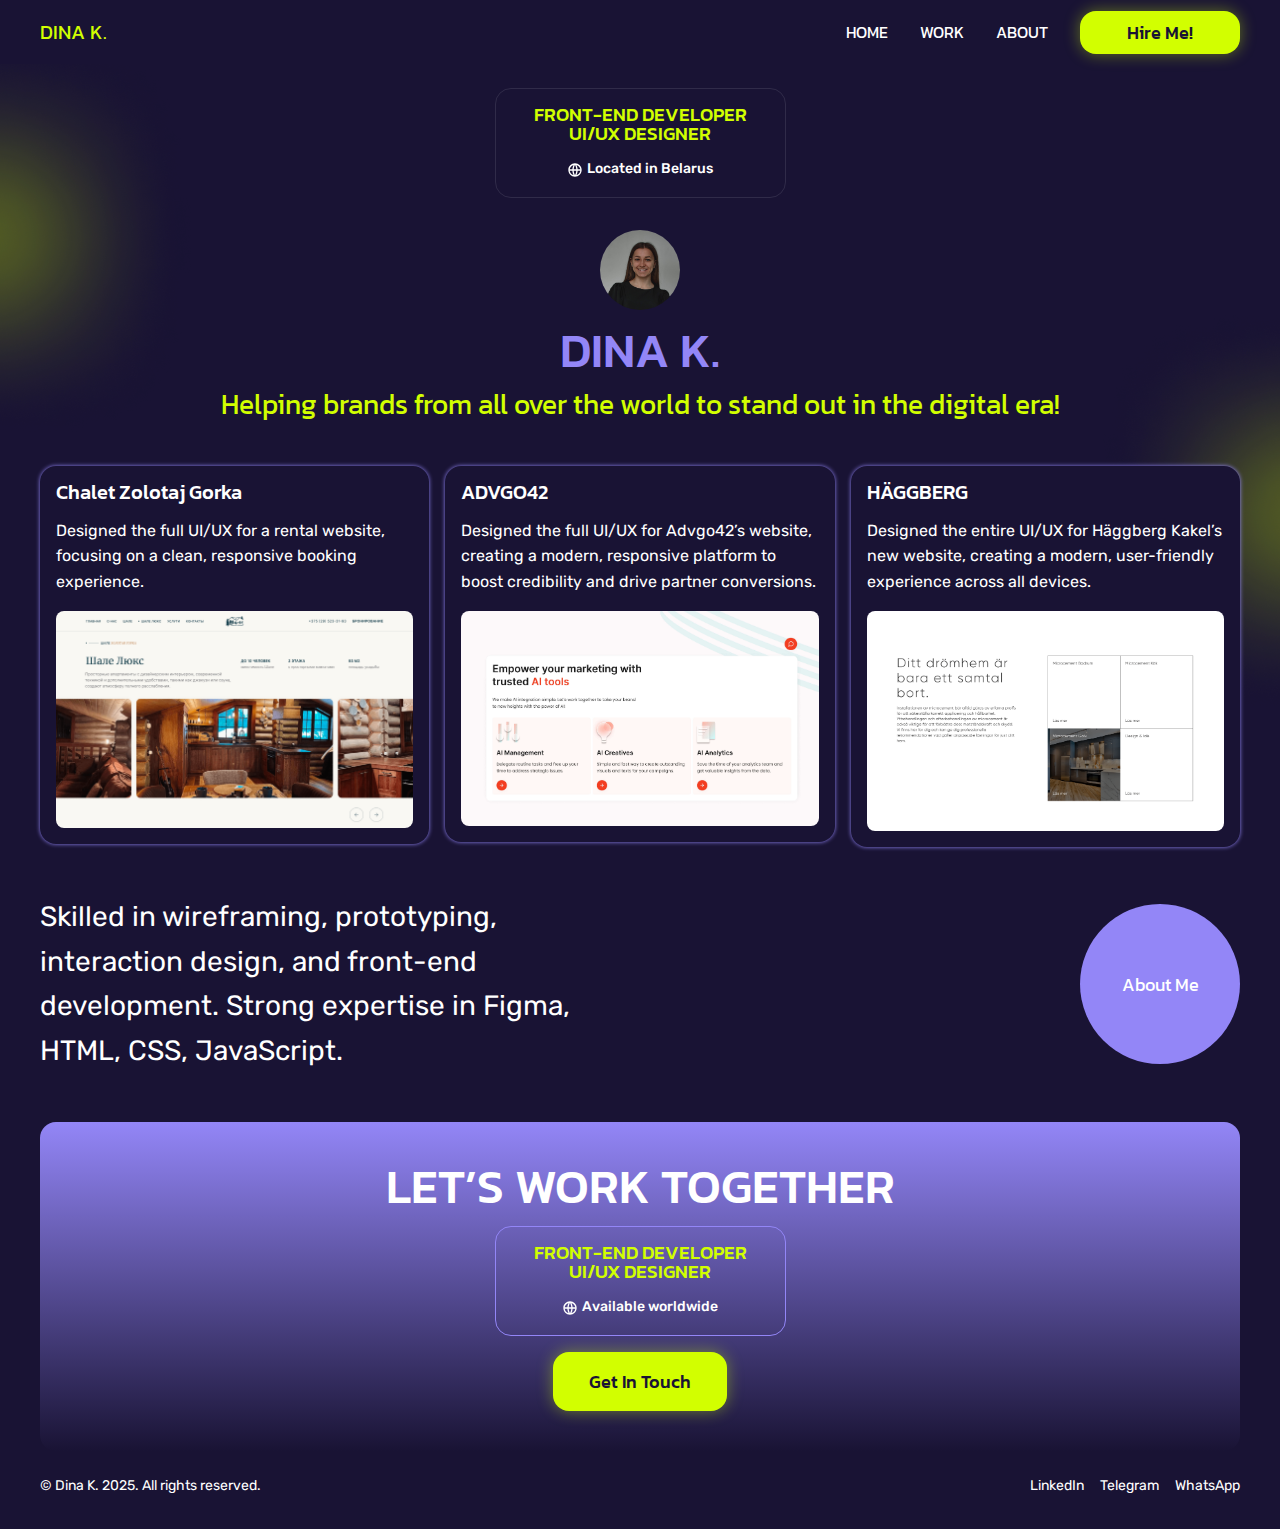
<file: index.html>
<!DOCTYPE html>
   <html lang="en">
   <head>
      <meta charset="UTF-8">
      <meta name="viewport" content="width=device-width, initial-scale=1.0">
      <meta name="description" content="Explore the portfolio of Dina K, a talented Front-End Developer and UI/UX Designer. Showcasing innovative web designs, landing pages, and user-centric digital experiences crafted with precision and creativity. Let's build something amazing together!">
      <meta name="keywords" content="Front-End Developer, UI/UX Designer, web design, landing page design, user interface, user experience, responsive design, digital agency, creative portfolio, web development, interactive websites, Figma, HTML, CSS, JavaScript">

      <!--=============== FAVICON ===============-->
      <link rel="shortcut icon" href="assets/img/favicon.png" type="image/x-icon">

      <!--=============== CSS ===============-->
      <link rel="stylesheet" href="assets/css/styles.css">

      <title>Dina K - Front-End Developer & UI/UX Designer | Creative Web Solutions & Digital Experiences</title>
   </head>
   <body>
      <!--==================== HEADER ====================-->
      <div class="overlay" id="overlay"></div>
      <div class="wrapper">
         <header class="header" id="header">
            <nav class="nav container">
               <div class="logo">
                  <a href="index.html" class="nav__logo">Dina K.</a>
               </div>
               
               <div class="nav__menu grid" id="nav-menu">
                  <ul class="nav__list">
                      <li>
                          <a href="index.html" class="nav__link">Home</a>
                      </li>
                      <li>
                          <a href="work.html" class="nav__link">Work</a>
                      </li>
                      <li>
                          <a href="about.html" class="nav__link">About</a>
                      </li>
                  </ul>
   
                  <a href="mailto:dziyanakantsevich@gmail.com" target="_blank" class="nav__btn">Hire Me!</a>
   
                  <div class="nav__close" id="nav-close">
                      <img src="assets/img/close-large-line.svg" alt="close">
                  </div>
               </div>
   
               <div class="toggle" id="toggle">
                  <img src="assets/img/menu-line.svg" alt="menu">
               </div>
            </nav>
         </header>
         
         <!--==================== MAIN ====================-->
         <main class="main">
            <section class="section home__section">
               <img src="assets/img/elipsegreen.png" alt="elipse" class="left__elipse">
               <img src="assets/img/eleipsegreen2.png" alt="elipse" class="right__elipse">
               <div class="container">
                  <div class="top__container top__home__container grid">
                     <h3 class="top__container__title">
                        Front-end developer <br> UI/UX Designer
                     </h3>
                     <div class="location__data">
                        <img src="assets/img/global-line.svg" alt="globe">
                        <p class="location__text">
                           Located in Belarus
                        </p>
                     </div>
                  </div>
   
                  <div class="image__container grid">
                     <img src="assets/img/main__image.jpg" alt="main image" class="main__image">
                     <h1 class="main__title">
                        Dina K.
                     </h1>
                     <p class="main__description">
                        Helping brands from all over the world to stand out in the digital era!
                     </p>
                  </div>
               </div>
            </section>
   
            <section class="section case__section">
               <div class="container cases__home__container grid">
                  <div>
                     <a href="chalet.html" class="case__card grid">
                        <div class="case__title__container grid">
                           <h3 class="case__title">
                              Chalet Zolotaj Gorka
                           </h3>
                           <p class="case__description">
                              Designed the full UI/UX for a rental website, focusing on a clean, responsive booking experience.
                           </p>
                        </div>
                        <img src="assets/img/chalet.png" alt="case image" class="case__image__card">
                     </a>
                  </div>
   
                  <div>
                     <a href="advgo.html" class="case__card grid">
                        <div class="case__title__container grid">
                           <h3 class="case__title">
                              ADVGO42
                           </h3>
                           <p class="case__description">
                              Designed the full UI/UX for Advgo42’s website, creating a modern, responsive platform to boost credibility and drive partner conversions.
                           </p>
                        </div>
                        <img src="assets/img/advgocase.jpg" alt="case image" class="case__image__card">
                     </a>
                  </div>
   
                  <div>
                     <a href="haggberg.html" class="case__card grid">
                        <div class="case__title__container grid">
                           <h3 class="case__title">
                              HÄGGBERG
                           </h3>
                           <p class="case__description">
                              Designed the entire UI/UX for Häggberg Kakel’s new website, creating a modern, user-friendly experience across all devices.
                           </p>
                        </div>
                        <img src="assets/img/haggberg.png" alt="case image" class="case__image__card">
                     </a>
                  </div>
               </div>
            </section>
   
            <section class="section about__home__section">
               <div class="container grid about__home__container">
                  <p class="about__home__description">
                     Skilled in wireframing, prototyping, interaction design, and front-end development. Strong expertise in Figma, HTML, CSS, JavaScript.
                  </p>
                  <a href="about.html" class="circle__button">
                     About Me
                  </a>
               </div>
            </section>
   
            <section class="section cta____section">
               <div class="container grid cta__container">
                  <h2 class="cta__title">
                     Let’s work together
                  </h2>
                  <div class="top__container grid top__container__cta">
                     <h3 class="top__container__title">
                        Front-end developer <br> UI/UX Designer
                     </h3>
                     <div class="location__data">
                        <img src="assets/img/global-line.svg" alt="globe">
                        <p class="location__text">
                           Available worldwide
                        </p>
                     </div>
                  </div>
                  <a href="mailto:dziyanakantsevich@gmail.com" target="_blank" class="main__button">Get In Touch</a>
               </div>
            </section>
         </main>
   
         <!--==================== FOOTER ====================-->
         <footer class="footer">
            <div class="footer__container container grid">
               <p class="footer__data">
                  © Dina K. 2025. All rights reserved.
               </p>
               <div class="socials">
                  <a href="https://www.linkedin.com/in/dinakontsevich/" target="_blank" class="social__link">LinkedIn</a>
                  <a href="https://t.me/+375336427453" target="_blank" class="social__link">Telegram</a>
                  <a href="https://wa.me/+375336427453" target="_blank" class="social__link">WhatsApp</a>
               </div>
            </div>
         </footer>
      </div>
     

    <script src="assets/js/main.js"></script>
   </body>
</html>
</file>
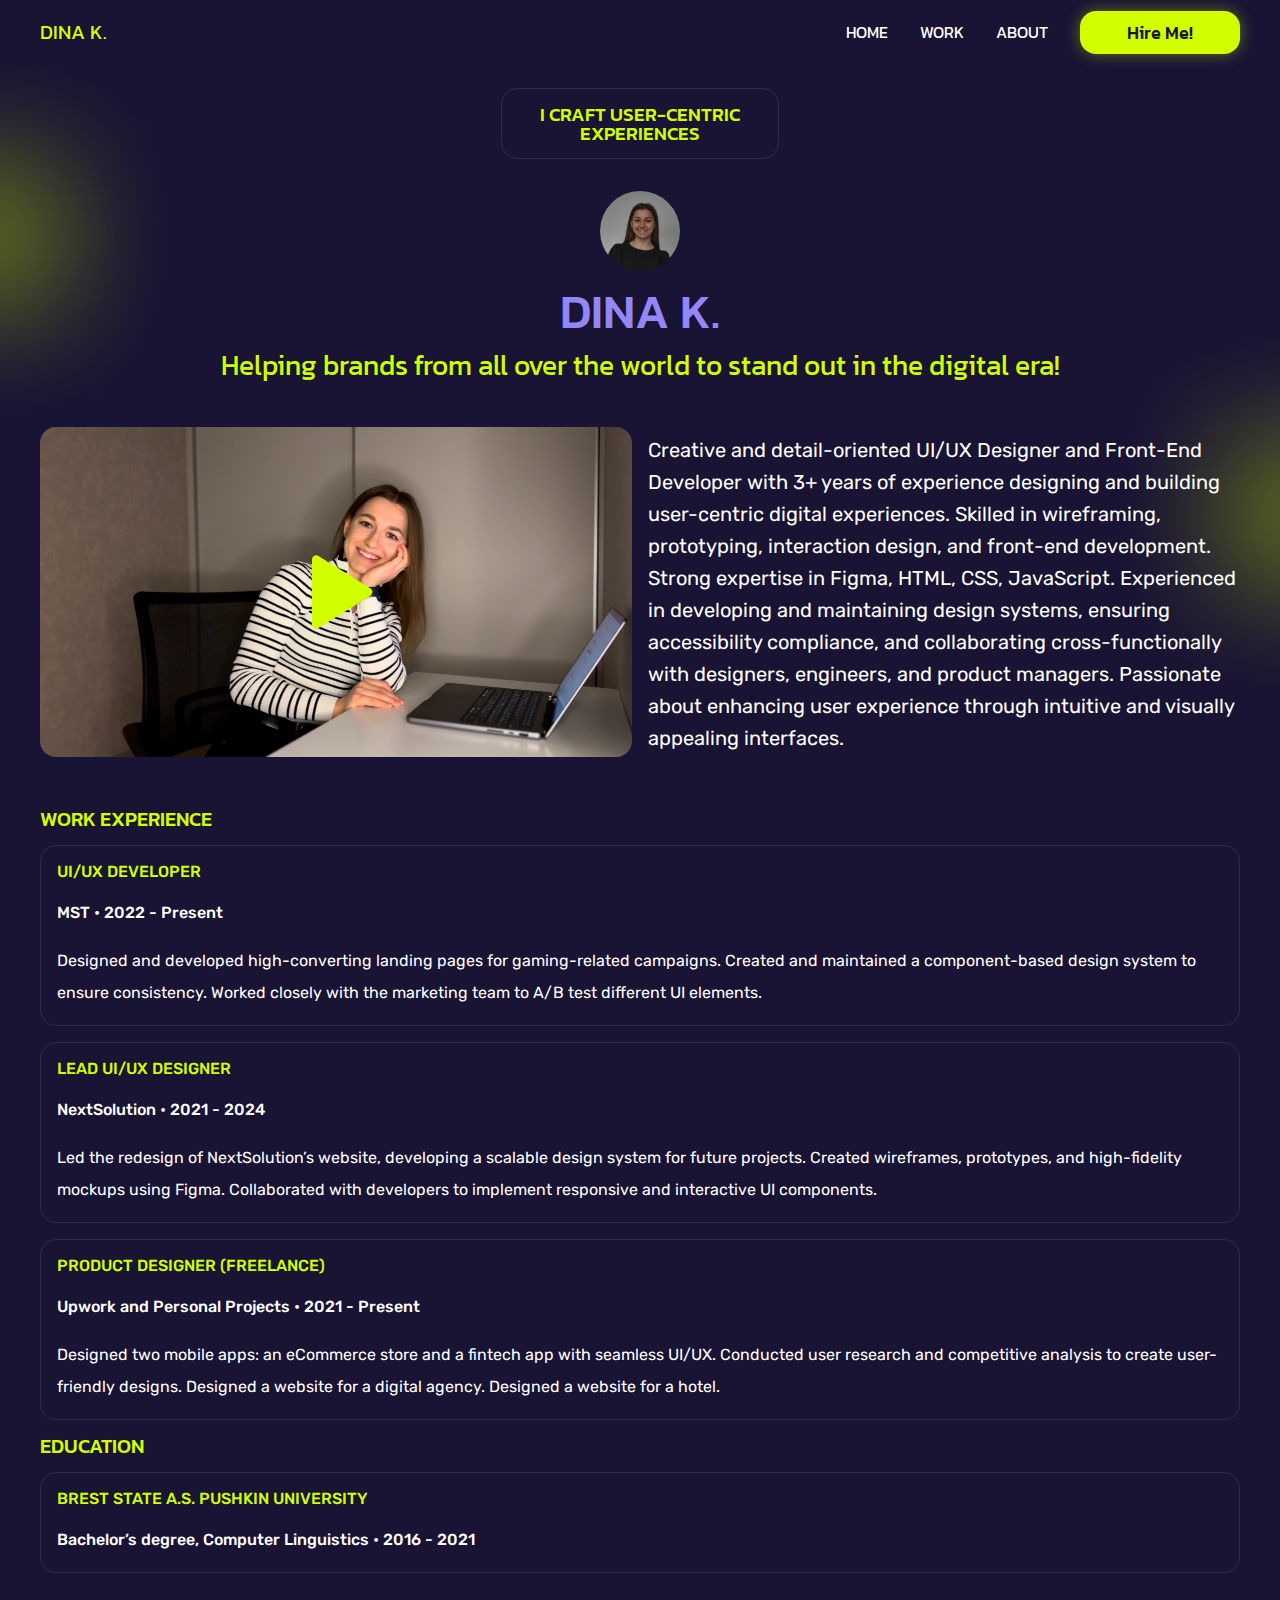
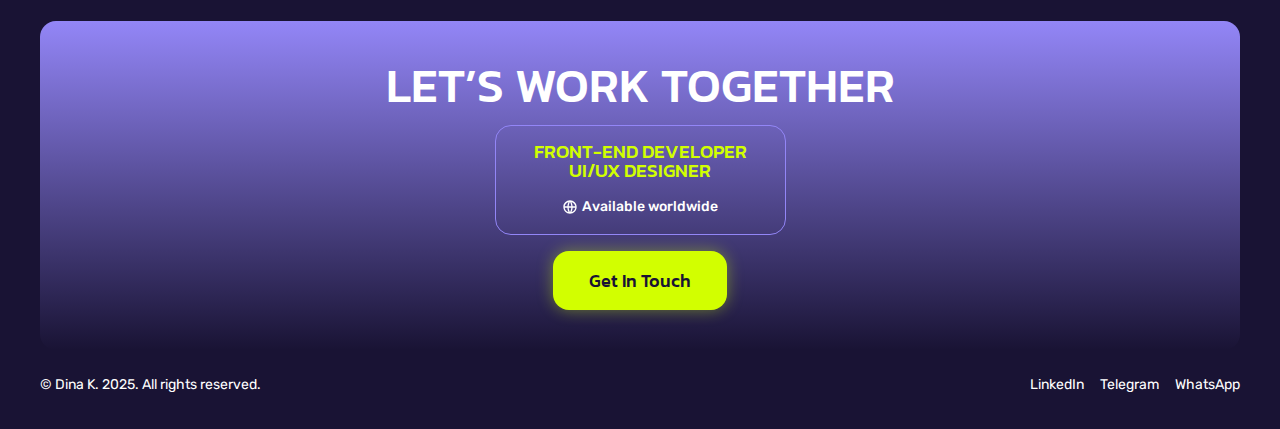
<file: about.html>
<!DOCTYPE html>
   <html lang="en">
   <head>
      <meta charset="UTF-8">
      <meta name="viewport" content="width=device-width, initial-scale=1.0">
      <meta name="description" content="Explore the portfolio of Dina K, a talented Front-End Developer and UI/UX Designer. Showcasing innovative web designs, landing pages, and user-centric digital experiences crafted with precision and creativity. Let's build something amazing together!">
      <meta name="keywords" content="Front-End Developer, UI/UX Designer, web design, landing page design, user interface, user experience, responsive design, digital agency, creative portfolio, web development, interactive websites, Figma, HTML, CSS, JavaScript">

      <!--=============== FAVICON ===============-->
      <link rel="shortcut icon" href="assets/img/favicon.png" type="image/x-icon">

      <!--=============== CSS ===============-->
      <link rel="stylesheet" href="assets/css/styles.css">

      <title>Dina K - Front-End Developer & UI/UX Designer | Creative Web Solutions & Digital Experiences</title>
   </head>
   <body>
      <!--==================== HEADER ====================-->
      <div class="overlay" id="overlay"></div>
      <div class="wrapper">
         <header class="header" id="header">
            <nav class="nav container">
               <div class="logo">
                  <a href="index.html" class="nav__logo">Dina K.</a>
               </div>
               
               <div class="nav__menu grid" id="nav-menu">
                  <ul class="nav__list">
                      <li>
                          <a href="index.html" class="nav__link">Home</a>
                      </li>
                      <li>
                          <a href="work.html" class="nav__link">Work</a>
                      </li>
                      <li>
                          <a href="about.html" class="nav__link">About</a>
                      </li>
                  </ul>
   
                  <a href="mailto:dziyanakantsevich@gmail.com" target="_blank" class="nav__btn">Hire Me!</a>
   
                  <div class="nav__close" id="nav-close">
                      <img src="assets/img/close-large-line.svg" alt="close">
                  </div>
               </div>
   
               <div class="toggle" id="toggle">
                  <img src="assets/img/menu-line.svg" alt="menu">
               </div>
            </nav>
         </header>
         
         <!--==================== MAIN ====================-->
         <main class="main">
            <section class="section home__section">
               <img src="assets/img/elipsegreen.png" alt="elipse" class="left__elipse">
               <img src="assets/img/eleipsegreen2.png" alt="elipse" class="right__elipse">
               <div class="container">
                  <div class="top__container top__home__container grid">
                     <h3 class="top__container__title">
                       I Craft User-Centric <br> Experiences
                     </h3>
                  </div>
   
                  <div class="image__container grid">
                     <img src="assets/img/main__image.jpg" alt="main image" class="main__image">
                     <h1 class="main__title">
                        Dina K.
                     </h1>
                     <p class="main__description">
                        Helping brands from all over the world to stand out in the digital era!
                     </p>
                  </div>
               </div>
            </section>
   
            <section class="section about__section">
               <div class="container grid about__home__container">
                  <div>
                   <div class="video-container">
                       <img src="assets/img/th.jpg" alt="Video thumbnail" class="video-thumb" id="videoThumb">
                       <img src="assets/img/play-large-fill.svg" alt="play btn" class="play-button" id="playBtn">
                     </div>
                     
                     <div class="video-popup" id="videoPopup">
                       <div class="video-popup-inner">
                         <iframe id="youtubePlayer" width="100%" height="100%" 
                           src="https://www.youtube.com/embed/pwCXj2EMUvw?si=QJY01Ck-RshHNVPX" 
                           frameborder="0" allow="autoplay; encrypted-media" allowfullscreen></iframe>
                       </div>
                     </div>
                  </div>
                  <p class="about__description">
                   Creative and detail-oriented UI/UX Designer and Front-End Developer with 3+ years of experience designing and building user-centric digital experiences. Skilled in wireframing, prototyping, interaction design, and front-end development. Strong expertise in Figma, HTML, CSS, JavaScript. Experienced in developing and maintaining design systems, ensuring accessibility compliance, and collaborating cross-functionally with designers, engineers, and product managers. Passionate about enhancing user experience through intuitive and visually appealing interfaces.
                  </p>
               </div>
            </section>
   
            <section class="resume__section section">
               <div class="container grid resume__container">
                   <div class="resume__data grid">
                       <h3 class="resume__title">
                           Work experience
                       </h3>
                       <div class="resume__details grid">
                           <div class="resume__card grid">
                               <h4 class="resume__card__title">
                                   UI/UX Developer
                               </h4>
                               <p class="resume__card__subtitle">
                                   MST • 2022 - Present
                               </p>
                               <p class="resume__card__description">
                                   Designed and developed high-converting landing pages for gaming-related campaigns. Created and maintained a component-based design system to ensure consistency. Worked closely with the marketing team to A/B test different UI elements.
                               </p>
                           </div>
   
                           <div class="resume__card grid">
                               <h4 class="resume__card__title">
                                   Lead UI/UX Designer
                               </h4>
                               <p class="resume__card__subtitle">
                                   NextSolution  • 2021 - 2024
                               </p>
                               <p class="resume__card__description">
                                   Led the redesign of NextSolution’s website, developing a scalable design system for future projects. Created wireframes, prototypes, and high-fidelity mockups using Figma. Collaborated with developers to implement responsive and interactive UI components.
                               </p>
                           </div>
   
                           <div class="resume__card grid">
                               <h4 class="resume__card__title">
                                   Product Designer (Freelance)
                               </h4>
                               <p class="resume__card__subtitle">
                                   Upwork and Personal Projects • 2021 - Present
                               </p>
                               <p class="resume__card__description">
                                   Designed two mobile apps: an eCommerce store and a fintech app with seamless UI/UX. Conducted user research and competitive analysis to create user-friendly designs. Designed a website for a digital agency. Designed a website for a hotel.
                               </p>
                           </div>
                       </div>
                   </div>
   
                   <div class="resume__data grid">
                       <h3 class="resume__title">
                           education
                       </h3>
                       <div class="resume__details grid">
                           <div class="resume__card grid">
                               <h4 class="resume__card__title">
                                   Brest State A.S. Pushkin University
                               </h4>
                               <p class="resume__card__subtitle">
                                   Bachelor’s degree, Computer Linguistics • 2016 - 2021
                               </p>
                           </div>
                       </div>
                   </div>
               </div>
            </section>
   
            <section class="section cta____section">
               <div class="container grid cta__container">
                  <h2 class="cta__title">
                     Let’s work together
                  </h2>
                  <div class="top__container grid top__container__cta">
                     <h3 class="top__container__title">
                        Front-end developer <br> UI/UX Designer
                     </h3>
                     <div class="location__data">
                        <img src="assets/img/global-line.svg" alt="globe">
                        <p class="location__text">
                           Available worldwide
                        </p>
                     </div>
                  </div>
                  <a href="mailto:dziyanakantsevich@gmail.com" target="_blank" class="main__button">Get In Touch</a>
               </div>
            </section>
         </main>
   
         <!--==================== FOOTER ====================-->
         <footer class="footer">
            <div class="footer__container container grid">
               <p class="footer__data">
                  © Dina K. 2025. All rights reserved.
               </p>
               <div class="socials">
                  <a href="https://www.linkedin.com/in/dinakontsevich/" target="_blank" class="social__link">LinkedIn</a>
                  <a href="https://t.me/+375336427453" target="_blank" class="social__link">Telegram</a>
                  <a href="https://wa.me/+375336427453" target="_blank" class="social__link">WhatsApp</a>
               </div>
            </div>
         </footer>
      </div>
      

    <script src="assets/js/main.js"></script>
   </body>
</html>
</file>
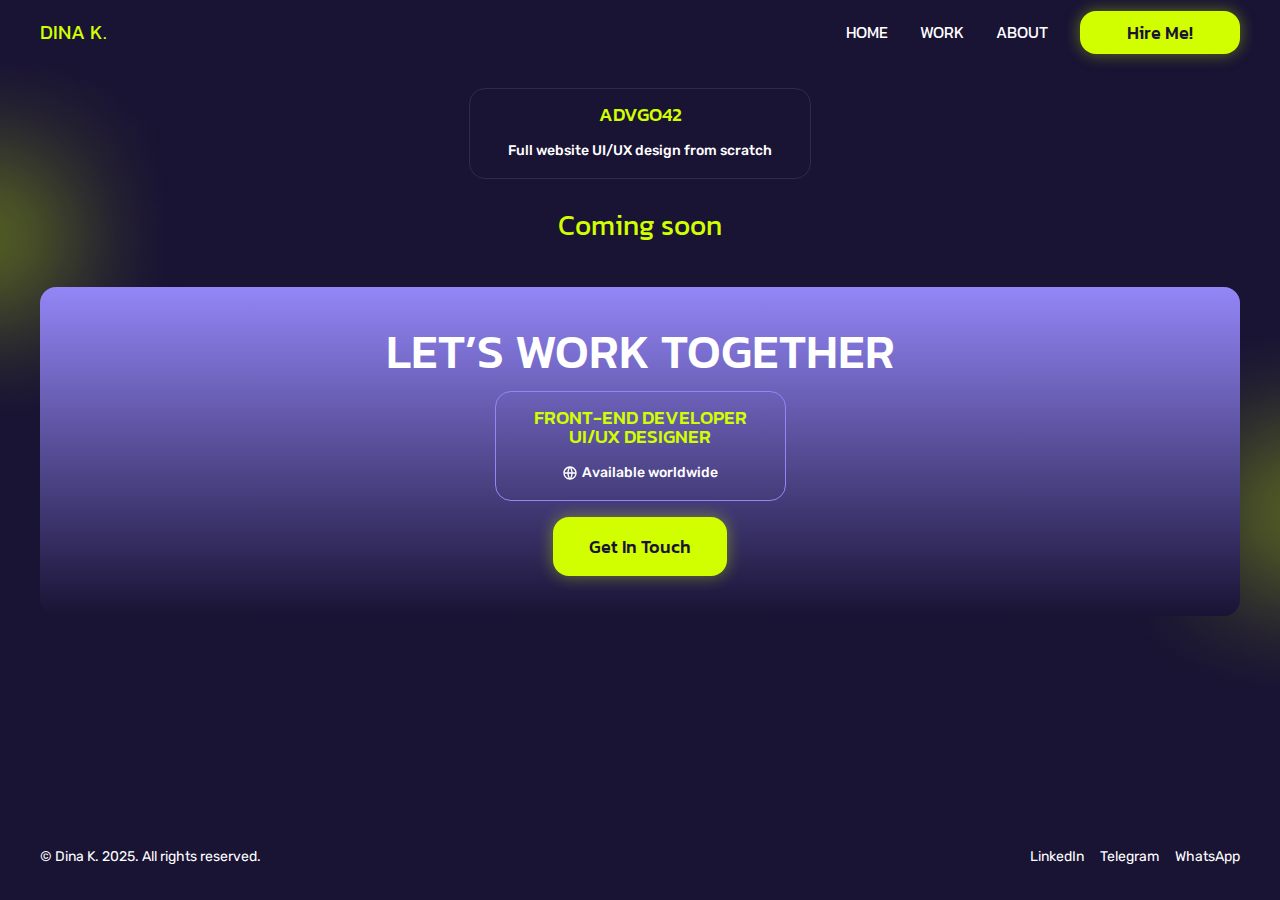
<file: advgo.html>
<!DOCTYPE html>
   <html lang="en">
   <head>
      <meta charset="UTF-8">
      <meta name="viewport" content="width=device-width, initial-scale=1.0">
      <meta name="description" content="Explore the portfolio of Dina K, a talented Front-End Developer and UI/UX Designer. Showcasing innovative web designs, landing pages, and user-centric digital experiences crafted with precision and creativity. Let's build something amazing together!">
      <meta name="keywords" content="Front-End Developer, UI/UX Designer, web design, landing page design, user interface, user experience, responsive design, digital agency, creative portfolio, web development, interactive websites, Figma, HTML, CSS, JavaScript">

      <!--=============== FAVICON ===============-->
      <link rel="shortcut icon" href="assets/img/favicon.png" type="image/x-icon">

      <!--=============== CSS ===============-->
      <link rel="stylesheet" href="assets/css/styles.css">

      <title>Dina K - Front-End Developer & UI/UX Designer | Creative Web Solutions & Digital Experiences</title>
   </head>
   <body>
      <!--==================== HEADER ====================-->
      <div class="overlay" id="overlay"></div>
      
      <div class="wrapper">
         <header class="header" id="header">
            <nav class="nav container">
               <div class="logo">
                  <a href="index.html" class="nav__logo">Dina K.</a>
               </div>
               
               <div class="nav__menu grid" id="nav-menu">
                  <ul class="nav__list">
                      <li>
                          <a href="index.html" class="nav__link">Home</a>
                      </li>
                      <li>
                          <a href="work.html" class="nav__link">Work</a>
                      </li>
                      <li>
                          <a href="about.html" class="nav__link">About</a>
                      </li>
                  </ul>
   
                  <a href="mailto:dziyanakantsevich@gmail.com" target="_blank" class="nav__btn">Hire Me!</a>
   
                  <div class="nav__close" id="nav-close">
                      <img src="assets/img/close-large-line.svg" alt="close">
                  </div>
               </div>
   
               <div class="toggle" id="toggle">
                  <img src="assets/img/menu-line.svg" alt="menu">
               </div>
            </nav>
         </header>
         
         <!--==================== MAIN ====================-->
         <main class="main">
            <section class="section home__section">
               <img src="assets/img/elipsegreen.png" alt="elipse" class="left__elipse">
               <img src="assets/img/eleipsegreen2.png" alt="elipse" class="right__elipse">
               <div class="container">
                  <div class="top__container top__home__container grid">
                     <h3 class="top__container__title">
                        ADVGO42
                     </h3>
                     <div class="location__data">
                       <p class="location__text">
                           Full website UI/UX design from scratch
                       </p>
                    </div>
                  </div>
   
                  <div class="image__container grid">
                     <p class="main__description">
                        Coming soon
                     </p>
                  </div>
   
                  <!-- <div class="image__container grid">
                     <p class="main__description">
                        Chalet Zolotaj Gorka is a cozy vacation retreat offering private houses for rent, each featuring a hot tub and a peaceful natural setting. The client needed a modern, visually appealing website that would attract visitors, provide a smooth booking experience, and reflect the relaxing, luxurious vibe of their properties.
                     </p>
                  </div> -->
               </div>
            </section>
   
            <!-- <section class="section about__section">
               <div class="container grid about__home__container">
                  <div class="grid">
                     <h2>
                        1. Research & Discovery
                     </h2>
                     <h3>
                        Before jumping into design, I needed to understand:
                     </h3>
                     <ul class="case__study__list grid">
                        <li>
                           The target audience (families, couples, groups of friends looking for nature + comfort)
                        </li>
                        <li>
                           The competitive landscape (how similar rental services present themselves online)
                        </li>
                        <li>
                           The client’s goals: drive more direct bookings, build brand trust, and convey a premium yet cozy experience.
                        </li>
                     </ul>
                     <h3>
                        Key Insights:
                     </h3>
                        <ul class="case__study__list grid">
                           <li>
                              Photos and aesthetics are crucial in the booking decision.
                           </li>
                           <li>
                              Users want fast access to availability and pricing.
                           </li>
                           <li>
                              The vibe should feel natural, relaxing, and trustworthy.
                           </li>
                        </ul>
                  </div>
                  
                  <img src="" alt="">
               </div>
            </section> -->
   
            <section class="section cta____section">
               <div class="container grid cta__container">
                  <h2 class="cta__title">
                     Let’s work together
                  </h2>
                  <div class="top__container grid top__container__cta">
                     <h3 class="top__container__title">
                        Front-end developer <br> UI/UX Designer
                     </h3>
                     <div class="location__data">
                        <img src="assets/img/global-line.svg" alt="globe">
                        <p class="location__text">
                           Available worldwide
                        </p>
                     </div>
                  </div>
                  <a href="mailto:dziyanakantsevich@gmail.com" target="_blank" class="main__button">Get In Touch</a>
               </div>
            </section>
         </main>
   
         <!--==================== FOOTER ====================-->
         <footer class="footer">
            <div class="footer__container container grid">
               <p class="footer__data">
                  © Dina K. 2025. All rights reserved.
               </p>
               <div class="socials">
                  <a href="https://www.linkedin.com/in/dinakontsevich/" target="_blank" class="social__link">LinkedIn</a>
                  <a href="https://t.me/+375336427453" target="_blank" class="social__link">Telegram</a>
                  <a href="https://wa.me/+375336427453" target="_blank" class="social__link">WhatsApp</a>
               </div>
            </div>
         </footer>
      </div>
      
      

    <script src="assets/js/main.js"></script>
   </body>
</html>
</file>
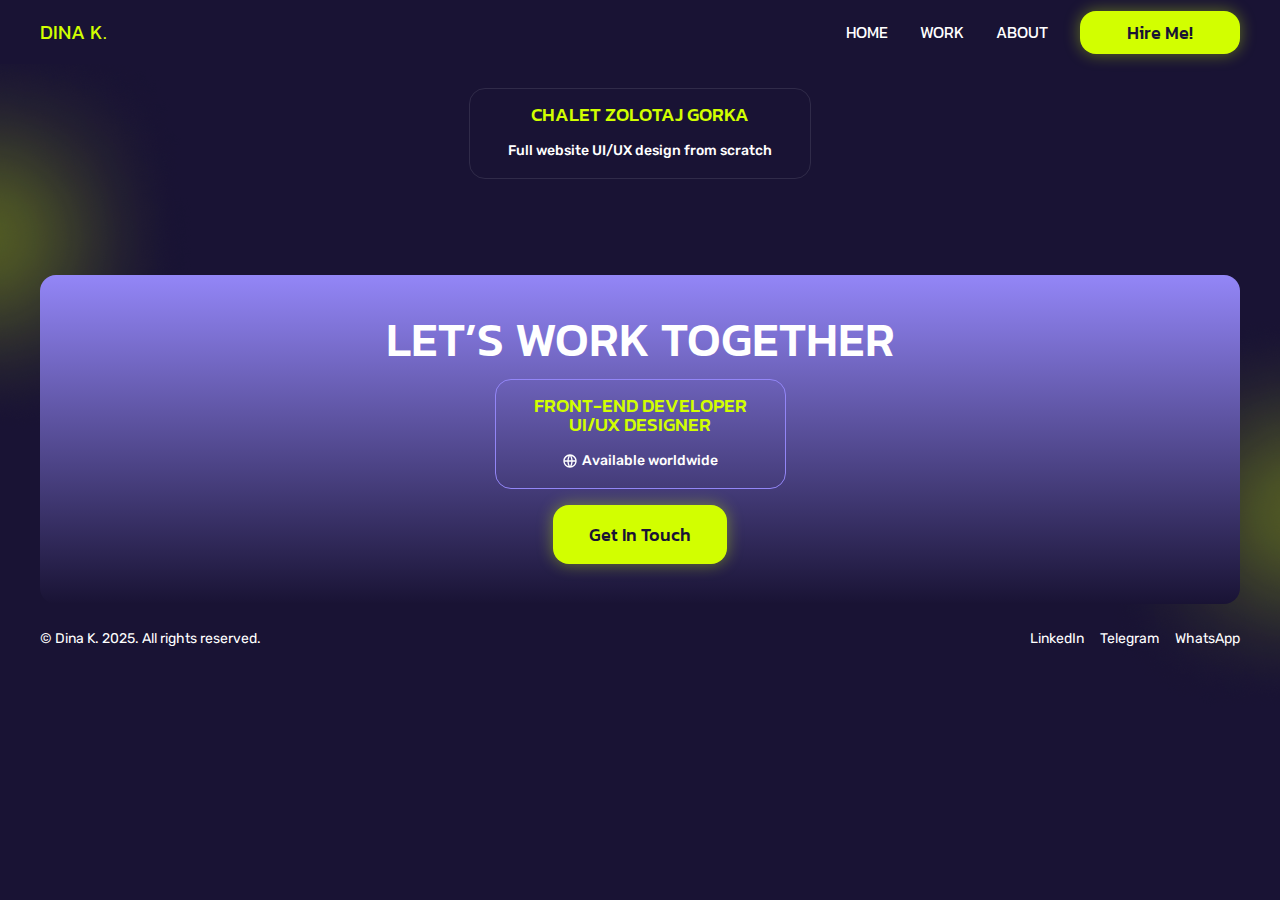
<file: chalet.html>
<!DOCTYPE html>
   <html lang="en">
   <head>
      <meta charset="UTF-8">
      <meta name="viewport" content="width=device-width, initial-scale=1.0">
      <meta name="description" content="Explore the portfolio of Dina K, a talented Front-End Developer and UI/UX Designer. Showcasing innovative web designs, landing pages, and user-centric digital experiences crafted with precision and creativity. Let's build something amazing together!">
      <meta name="keywords" content="Front-End Developer, UI/UX Designer, web design, landing page design, user interface, user experience, responsive design, digital agency, creative portfolio, web development, interactive websites, Figma, HTML, CSS, JavaScript">

      <!--=============== FAVICON ===============-->
      <link rel="shortcut icon" href="assets/img/favicon.png" type="image/x-icon">

      <!--=============== CSS ===============-->
      <link rel="stylesheet" href="assets/css/styles.css">

      <title>Dina K - Front-End Developer & UI/UX Designer | Creative Web Solutions & Digital Experiences</title>
   </head>
   <body>
      <!--==================== HEADER ====================-->
      <div class="overlay" id="overlay"></div>
      <header class="header" id="header">
         <nav class="nav container">
            <div class="logo">
               <a href="index.html" class="nav__logo">Dina K.</a>
            </div>
            
            <div class="nav__menu grid" id="nav-menu">
               <ul class="nav__list">
                   <li>
                       <a href="index.html" class="nav__link">Home</a>
                   </li>
                   <li>
                       <a href="work.html" class="nav__link">Work</a>
                   </li>
                   <li>
                       <a href="about.html" class="nav__link">About</a>
                   </li>
               </ul>

               <a href="mailto:dziyanakantsevich@gmail.com" target="_blank" class="nav__btn">Hire Me!</a>

               <div class="nav__close" id="nav-close">
                   <img src="assets/img/close-large-line.svg" alt="close">
               </div>
            </div>

            <div class="toggle" id="toggle">
               <img src="assets/img/menu-line.svg" alt="menu">
            </div>
         </nav>
      </header>
      
      <!--==================== MAIN ====================-->
      <main class="main">
         <section class="section home__section">
            <img src="assets/img/elipsegreen.png" alt="elipse" class="left__elipse">
            <img src="assets/img/eleipsegreen2.png" alt="elipse" class="right__elipse">
            <div class="container">
               <div class="top__container top__home__container grid">
                  <h3 class="top__container__title">
                    Chalet Zolotaj Gorka
                  </h3>
                  <div class="location__data">
                    <p class="location__text">
                        Full website UI/UX design from scratch
                    </p>
                 </div>
               </div>
            </div>
         </section>

        <section class="section">
            <div class="container grid">
                
            </div>
        </section>

         <section class="section cta____section">
            <div class="container grid cta__container">
               <h2 class="cta__title">
                  Let’s work together
               </h2>
               <div class="top__container grid top__container__cta">
                  <h3 class="top__container__title">
                     Front-end developer <br> UI/UX Designer
                  </h3>
                  <div class="location__data">
                     <img src="assets/img/global-line.svg" alt="globe">
                     <p class="location__text">
                        Available worldwide
                     </p>
                  </div>
               </div>
               <a href="mailto:dziyanakantsevich@gmail.com" target="_blank" class="main__button">Get In Touch</a>
            </div>
         </section>
      </main>

      <!--==================== FOOTER ====================-->
      <footer class="footer">
         <div class="footer__container container grid">
            <p class="footer__data">
               © Dina K. 2025. All rights reserved.
            </p>
            <div class="socials">
               <a href="https://www.linkedin.com/in/dinakontsevich/" target="_blank" class="social__link">LinkedIn</a>
               <a href="https://t.me/+375336427453" target="_blank" class="social__link">Telegram</a>
               <a href="https://wa.me/+375336427453" target="_blank" class="social__link">WhatsApp</a>
            </div>
         </div>
      </footer>

    <script src="assets/js/main.js"></script>
   </body>
</html>
</file>
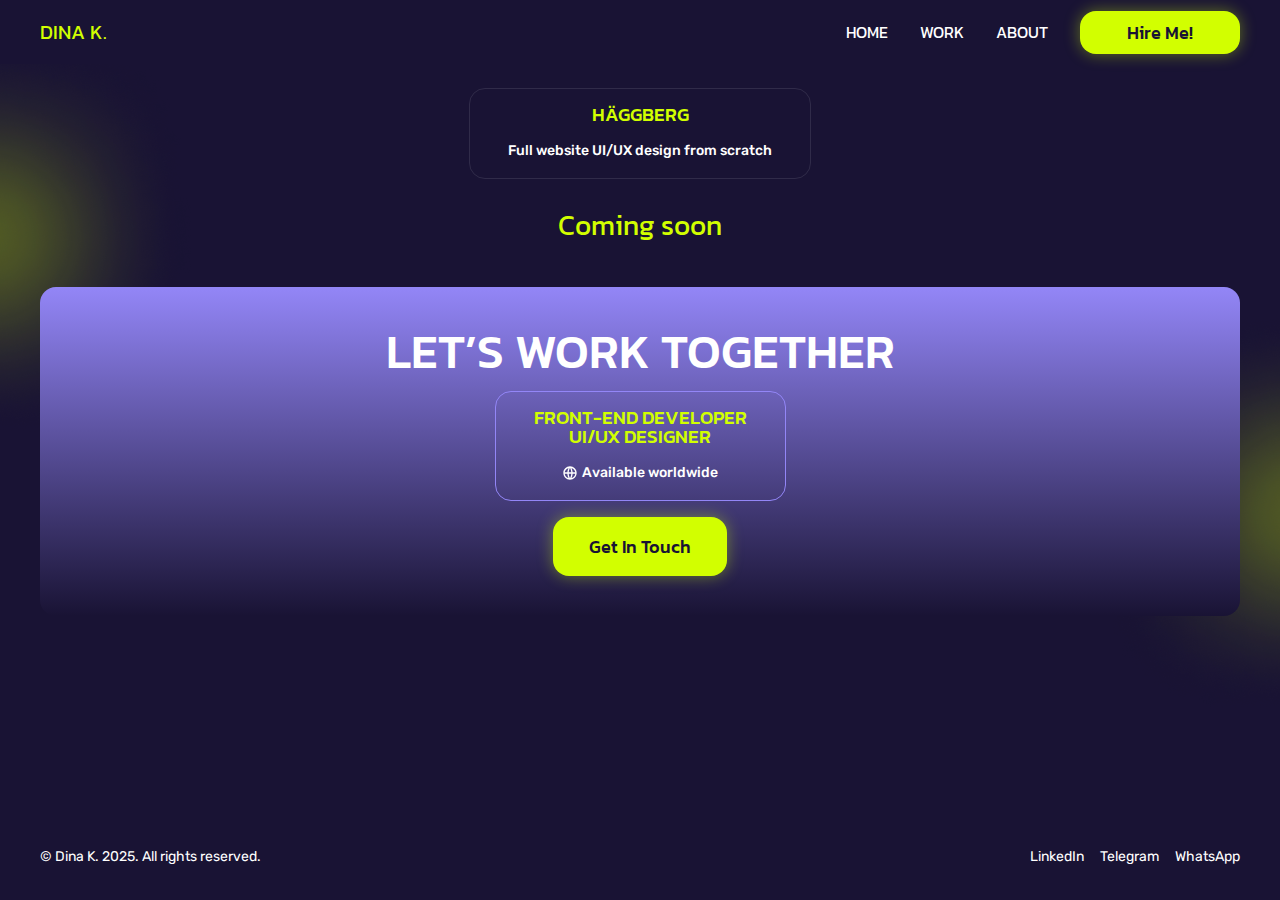
<file: haggberg.html>
<!DOCTYPE html>
   <html lang="en">
   <head>
      <meta charset="UTF-8">
      <meta name="viewport" content="width=device-width, initial-scale=1.0">
      <meta name="description" content="Explore the portfolio of Dina K, a talented Front-End Developer and UI/UX Designer. Showcasing innovative web designs, landing pages, and user-centric digital experiences crafted with precision and creativity. Let's build something amazing together!">
      <meta name="keywords" content="Front-End Developer, UI/UX Designer, web design, landing page design, user interface, user experience, responsive design, digital agency, creative portfolio, web development, interactive websites, Figma, HTML, CSS, JavaScript">

      <!--=============== FAVICON ===============-->
      <link rel="shortcut icon" href="assets/img/favicon.png" type="image/x-icon">

      <!--=============== CSS ===============-->
      <link rel="stylesheet" href="assets/css/styles.css">

      <title>Dina K - Front-End Developer & UI/UX Designer | Creative Web Solutions & Digital Experiences</title>
   </head>
   <body>
      <!--==================== HEADER ====================-->
      <div class="overlay" id="overlay"></div>
      
      <div class="wrapper">
         <header class="header" id="header">
            <nav class="nav container">
               <div class="logo">
                  <a href="index.html" class="nav__logo">Dina K.</a>
               </div>
               
               <div class="nav__menu grid" id="nav-menu">
                  <ul class="nav__list">
                      <li>
                          <a href="index.html" class="nav__link">Home</a>
                      </li>
                      <li>
                          <a href="work.html" class="nav__link">Work</a>
                      </li>
                      <li>
                          <a href="about.html" class="nav__link">About</a>
                      </li>
                  </ul>
   
                  <a href="mailto:dziyanakantsevich@gmail.com" target="_blank" class="nav__btn">Hire Me!</a>
   
                  <div class="nav__close" id="nav-close">
                      <img src="assets/img/close-large-line.svg" alt="close">
                  </div>
               </div>
   
               <div class="toggle" id="toggle">
                  <img src="assets/img/menu-line.svg" alt="menu">
               </div>
            </nav>
         </header>
         
         <!--==================== MAIN ====================-->
         <main class="main">
            <section class="section home__section">
               <img src="assets/img/elipsegreen.png" alt="elipse" class="left__elipse">
               <img src="assets/img/eleipsegreen2.png" alt="elipse" class="right__elipse">
               <div class="container">
                  <div class="top__container top__home__container grid">
                     <h3 class="top__container__title">
                        HÄGGBERG
                     </h3>
                     <div class="location__data">
                       <p class="location__text">
                           Full website UI/UX design from scratch
                       </p>
                    </div>
                  </div>
   
                  <div class="image__container grid">
                     <p class="main__description">
                        Coming soon
                     </p>
                  </div>
   
                  <!-- <div class="image__container grid">
                     <p class="main__description">
                        Chalet Zolotaj Gorka is a cozy vacation retreat offering private houses for rent, each featuring a hot tub and a peaceful natural setting. The client needed a modern, visually appealing website that would attract visitors, provide a smooth booking experience, and reflect the relaxing, luxurious vibe of their properties.
                     </p>
                  </div> -->
               </div>
            </section>
   
            <!-- <section class="section about__section">
               <div class="container grid about__home__container">
                  <div class="grid">
                     <h2>
                        1. Research & Discovery
                     </h2>
                     <h3>
                        Before jumping into design, I needed to understand:
                     </h3>
                     <ul class="case__study__list grid">
                        <li>
                           The target audience (families, couples, groups of friends looking for nature + comfort)
                        </li>
                        <li>
                           The competitive landscape (how similar rental services present themselves online)
                        </li>
                        <li>
                           The client’s goals: drive more direct bookings, build brand trust, and convey a premium yet cozy experience.
                        </li>
                     </ul>
                     <h3>
                        Key Insights:
                     </h3>
                        <ul class="case__study__list grid">
                           <li>
                              Photos and aesthetics are crucial in the booking decision.
                           </li>
                           <li>
                              Users want fast access to availability and pricing.
                           </li>
                           <li>
                              The vibe should feel natural, relaxing, and trustworthy.
                           </li>
                        </ul>
                  </div>
                  
                  <img src="" alt="">
               </div>
            </section> -->
   
            <section class="section cta____section">
               <div class="container grid cta__container">
                  <h2 class="cta__title">
                     Let’s work together
                  </h2>
                  <div class="top__container grid top__container__cta">
                     <h3 class="top__container__title">
                        Front-end developer <br> UI/UX Designer
                     </h3>
                     <div class="location__data">
                        <img src="assets/img/global-line.svg" alt="globe">
                        <p class="location__text">
                           Available worldwide
                        </p>
                     </div>
                  </div>
                  <a href="mailto:dziyanakantsevich@gmail.com" target="_blank" class="main__button">Get In Touch</a>
               </div>
            </section>
         </main>
   
         <!--==================== FOOTER ====================-->
         <footer class="footer">
            <div class="footer__container container grid">
               <p class="footer__data">
                  © Dina K. 2025. All rights reserved.
               </p>
               <div class="socials">
                  <a href="https://www.linkedin.com/in/dinakontsevich/" target="_blank" class="social__link">LinkedIn</a>
                  <a href="https://t.me/+375336427453" target="_blank" class="social__link">Telegram</a>
                  <a href="https://wa.me/+375336427453" target="_blank" class="social__link">WhatsApp</a>
               </div>
            </div>
         </footer>
      </div>
      
      

    <script src="assets/js/main.js"></script>
   </body>
</html>
</file>
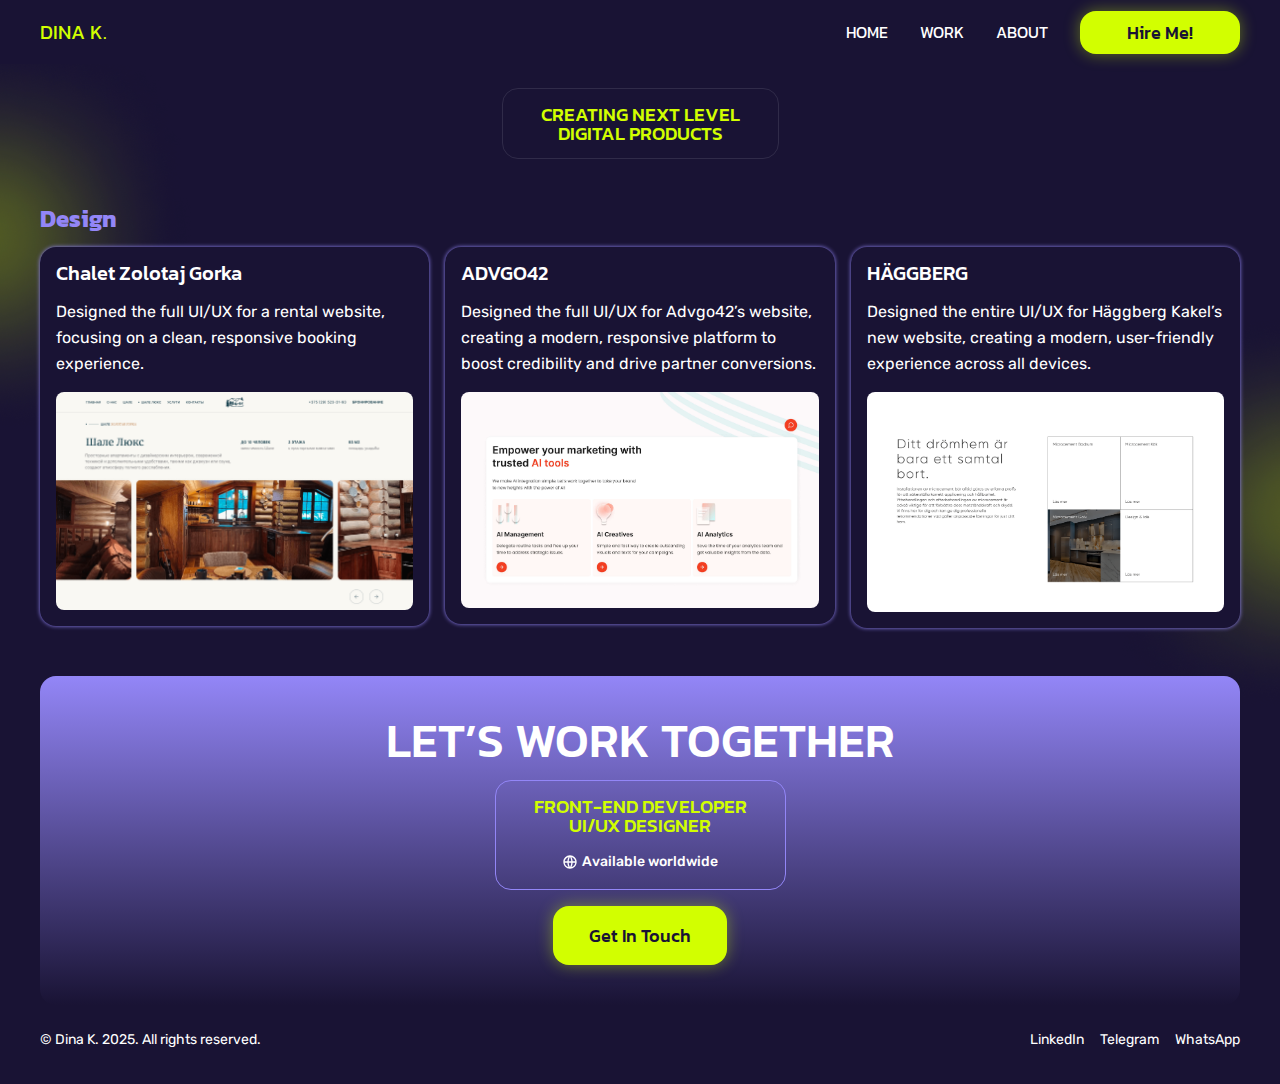
<file: work.html>
<!DOCTYPE html>
   <html lang="en">
   <head>
      <meta charset="UTF-8">
      <meta name="viewport" content="width=device-width, initial-scale=1.0">
      <meta name="description" content="Explore the portfolio of Dina K, a talented Front-End Developer and UI/UX Designer. Showcasing innovative web designs, landing pages, and user-centric digital experiences crafted with precision and creativity. Let's build something amazing together!">
      <meta name="keywords" content="Front-End Developer, UI/UX Designer, web design, landing page design, user interface, user experience, responsive design, digital agency, creative portfolio, web development, interactive websites, Figma, HTML, CSS, JavaScript">

      <!--=============== FAVICON ===============-->
      <link rel="shortcut icon" href="assets/img/favicon.png" type="image/x-icon">

      <!--=============== CSS ===============-->
      <link rel="stylesheet" href="assets/css/styles.css">

      <title>Dina K - Front-End Developer & UI/UX Designer | Creative Web Solutions & Digital Experiences</title>
   </head>
   <body>
      <!--==================== HEADER ====================-->
      <div class="overlay" id="overlay"></div>
      <div class="wrapper">
         <header class="header" id="header">
            <nav class="nav container">
               <div class="logo">
                  <a href="index.html" class="nav__logo">Dina K.</a>
               </div>
               
               <div class="nav__menu grid" id="nav-menu">
                  <ul class="nav__list">
                      <li>
                          <a href="index.html" class="nav__link">Home</a>
                      </li>
                      <li>
                          <a href="work.html" class="nav__link">Work</a>
                      </li>
                      <li>
                          <a href="about.html" class="nav__link">About</a>
                      </li>
                  </ul>
   
                  <a href="mailto:dziyanakantsevich@gmail.com" target="_blank" class="nav__btn">Hire Me!</a>
   
                  <div class="nav__close" id="nav-close">
                      <img src="assets/img/close-large-line.svg" alt="close">
                  </div>
               </div>
   
               <div class="toggle" id="toggle">
                  <img src="assets/img/menu-line.svg" alt="menu">
               </div>
            </nav>
         </header>
         
         <!--==================== MAIN ====================-->
         <main class="main">
            <section class="section home__section">
               <img src="assets/img/elipsegreen.png" alt="elipse" class="left__elipse">
               <img src="assets/img/eleipsegreen2.png" alt="elipse" class="right__elipse">
               <div class="container">
                  <div class="top__container top__home__container grid">
                     <h3 class="top__container__title">
                       Creating next level <br>
                       digital products
                     </h3>
                  </div>
               </div>
            </section>
   
            <section class="section case__section">
               <div class="case__study__work__container container grid">
                  <h2 class="case__study__work__title">
                     Design
                  </h2>
                  <div class="cases__home__container grid">
                     <div>
                        <a href="chalet.html" class="case__card grid">
                           <div class="case__title__container grid">
                              <h3 class="case__title">
                                 Chalet Zolotaj Gorka
                              </h3>
                              <p class="case__description">
                                 Designed the full UI/UX for a rental website, focusing on a clean, responsive booking experience.
                              </p>
                           </div>
                           <img src="assets/img/chalet.png" alt="case image" class="case__image__card">
                        </a>
                     </div>
      
                     <div>
                        <a href="advgo.html" class="case__card grid">
                           <div class="case__title__container grid">
                              <h3 class="case__title">
                                 ADVGO42
                              </h3>
                              <p class="case__description">
                                 Designed the full UI/UX for Advgo42’s website, creating a modern, responsive platform to boost credibility and drive partner conversions.
                              </p>
                           </div>
                           <img src="assets/img/advgocase.jpg" alt="case image" class="case__image__card">
                        </a>
                     </div>
      
                     <div>
                        <a href="haggberg.html" class="case__card grid">
                           <div class="case__title__container grid">
                              <h3 class="case__title">
                                 HÄGGBERG
                              </h3>
                              <p class="case__description">
                                 Designed the entire UI/UX for Häggberg Kakel’s new website, creating a modern, user-friendly experience across all devices.
                              </p>
                           </div>
                           <img src="assets/img/haggberg.png" alt="case image" class="case__image__card">
                        </a>
                     </div>
                  </div>
               </div>
            </section>
   
            <!-- <section class="section case__section">
               <div class="case__study__work__container container grid">
                  <h2 class="case__study__work__title">
                     Development
                  </h2>
                  <div class="cases__home__container grid">
                     <div>
                        <a href="chalet.html" class="case__card grid">
                           <div class="case__title__container grid">
                              <h3 class="case__title">
                                 Chalet Zolotaj Gorka
                              </h3>
                              <p class="case__description">
                                 Designed the full UI/UX for a rental website, focusing on a clean, responsive booking experience.
                              </p>
                           </div>
                           <img src="assets/img/chalet.png" alt="case image" class="case__image__card">
                        </a>
                     </div>
      
                     <div>
                        <a href="advgo.html" class="case__card grid">
                           <div class="case__title__container grid">
                              <h3 class="case__title">
                                 ADVGO42
                              </h3>
                              <p class="case__description">
                                 Designed the full UI/UX for Advgo42’s website, creating a modern, responsive platform to boost credibility and drive partner conversions.
                              </p>
                           </div>
                           <img src="assets/img/advgocase.jpg" alt="case image" class="case__image__card">
                        </a>
                     </div>
      
                     <div>
                        <a href="haggberg.html" class="case__card grid">
                           <div class="case__title__container grid">
                              <h3 class="case__title">
                                 HÄGGBERG
                              </h3>
                              <p class="case__description">
                                 Designed the entire UI/UX for Häggberg Kakel’s new website, creating a modern, user-friendly experience across all devices.
                              </p>
                           </div>
                           <img src="assets/img/haggberg.png" alt="case image" class="case__image__card">
                        </a>
                     </div>
                  </div>
               </div>
            </section> -->
   
            <section class="section cta____section">
               <div class="container grid cta__container">
                  <h2 class="cta__title">
                     Let’s work together
                  </h2>
                  <div class="top__container grid top__container__cta">
                     <h3 class="top__container__title">
                        Front-end developer <br> UI/UX Designer
                     </h3>
                     <div class="location__data">
                        <img src="assets/img/global-line.svg" alt="globe">
                        <p class="location__text">
                           Available worldwide
                        </p>
                     </div>
                  </div>
                  <a href="mailto:dziyanakantsevich@gmail.com" target="_blank" class="main__button">Get In Touch</a>
               </div>
            </section>
         </main>
   
         <!--==================== FOOTER ====================-->
         <footer class="footer">
            <div class="footer__container container grid">
               <p class="footer__data">
                  © Dina K. 2025. All rights reserved.
               </p>
               <div class="socials">
                  <a href="https://www.linkedin.com/in/dinakontsevich/" target="_blank" class="social__link">LinkedIn</a>
                  <a href="https://t.me/+375336427453" target="_blank" class="social__link">Telegram</a>
                  <a href="https://wa.me/+375336427453" target="_blank" class="social__link">WhatsApp</a>
               </div>
            </div>
         </footer>
      </div>
      

    <script src="assets/js/main.js"></script>
   </body>
</html>
</file>
<file: assets/css/styles.css>
/*=============== GOOGLE FONTS ===============*/
@import url('https://fonts.googleapis.com/css2?family=Kanit:ital,wght@0,100;0,200;0,300;0,400;0,500;0,600;0,700;0,800;0,900;1,100;1,200;1,300;1,400;1,500;1,600;1,700;1,800;1,900&family=Rubik:ital,wght@0,300..900;1,300..900&display=swap');


/*=============== VARIABLES CSS ===============*/
:root {
  --header-height: 6rem;

  --first-color: #D2FF00;
  --first-color-alt: #9386F7;
  --text-color: #FFFFFF;
  --body-color: #191334;

  /*========== Font and typography ==========*/
  /*.5rem = 8px | 1rem = 16px ...*/
  --title-font: "Kanit", sans-serif;
  --body-font: "Rubik", sans-serif;
  --h1-font-size: 2.5rem;
  --h2-font-size: 2.25rem;
  --h3-font-size: 1.25rem;
  --h4-font-size: 1rem;
  --normal-font-size: .875rem;
  --small-font-size: 0.75rem;
  --button-font-size: 1.125rem;

  /*========== Font weight ==========*/
  --font-regular: 400;
  --font-medium: 500;
  --font-semi-bold: 600;
  --font-bold: 700;

  /*========== z index ==========*/
  --z-fixed: 100;
}

/*========== Responsive typography==========*/
@media screen and (min-width: 1150px) {
  :root {
    --h1-font-size: 3rem;
    --h2-font-size: 3rem;
    --h3-font-size: 1.75rem;
    --h4-font-size: 1.25rem;
    --normal-font-size: 1rem;
    --small-font-size: 0.875rem;
    --button-font-size: 1.125rem;
  }
}

/*=============== BASE ===============*/
* {
  box-sizing: border-box;
  padding: 0;
  margin: 0;
}

html {
  scroll-behavior: smooth;
}

body {
  font-family: var(--body-font);
  font-size: var(--normal-font-size);
  background-color: var(--body-color);
  color: var(--text-color);
}

h1, h2, h3 {
  line-height: 100%;
  font-family: var(--title-font);
}

p {
  line-height: 200%;
}

ul {
  list-style: none;
}

a {
  text-decoration: none;
}

img {
  display: block;
  max-width: 100%;
  height: auto;
}

/*=============== REUSABLE CSS CLASSES ===============*/
.container {
  max-width: 1200px;
  margin-inline: 1.5rem;
}

.grid {
  display: grid;
  gap: 1rem;
}

.section {
  padding-block: 1.5rem;
}

.main {
  overflow: hidden;
  flex: 1 1 auto;
}

.wrapper {
  min-height: 100vh;
  display: flex;
  flex-direction: column;
}

/*=============== HEADER & NAV ===============*/
.overlay {
  position: fixed;
  top: 0;
  left: 0;
  width: 100vw;
  height: 100vh;
  background-color: rgba(128, 128, 128, 0.36); 
  z-index: 10;
  display: none;
}

.header {
  position: fixed;
  width: 100%;
  bottom: 0;
  left: 0;
  background-color: transparent;
  z-index: var(--z-fixed);
}

.nav {
  position: relative;
  height: var(--header-height);
  display: flex;
  justify-content: end;
  align-items: center;
}

.logo {
  display: none;
}

.nav__close,
.toggle {
  display: inline-flex;
  cursor: pointer;
}

@media screen and (max-width: 1024px) {
  .nav__menu {
    position: fixed;
    bottom: 1rem;
    right: -100%;
    background-color: var(--body-color);
    width: 90%;
    height: 284px;
    padding: 2rem;
    transition: right .4s;
    border-radius: 16px;
  }
}

.toggle {
  background-color: var(--first-color);
  padding: 1rem;
  border-radius: 100%;
}

.nav__list {
  display: flex;
  flex-direction: column;
  row-gap: 2rem;
}

.nav__link {
  color: var(--text-color);
  font-size: var(--h3-font-size);
  font-family: var(--title-font);
  color: var(--first-color);
  text-transform: uppercase;
}

.nav__close {
  position: absolute;
  bottom: 2rem;
  right: 2rem;
}

.show-menu {
  right: 1rem;
}

.nav__btn {
  background-color: var(--first-color);
  color: var(--body-color);
  padding: 16px;
  font-family: var(--title-font);
  font-weight: var(--font-medium);
  font-size: var(--button-font-size);
  border-radius: 16px;
  box-shadow: 0px 0px 16px 0 rgba(210,255,0,0.4);
  text-align: center;
  width: 174px;
}

/*=============== HOME ===============*/
.top__container {
  text-align: center;
  justify-content: center;
  padding: 16px 38px;
  border: 1px solid #302B49;
  border-radius: 1rem;
  justify-self: center; 
}

.top__container__title {
  color: var(--first-color);
  text-transform: uppercase;
  font-weight: var(--font-medium);
}

.location__data {
  display: flex;
  align-items: center;
  gap: 4px;
  justify-self: center;
}

.location__text {
  font-family: var(--body-font);
  font-size: var(--small-font-size);
  font-weight: var(--font-medium);
  line-height: 160%;
}

.image__container {
  margin-top: 2rem;
  text-align: center;
  justify-content: center;
}

.main__image {
  width: 80px;
  border-radius: 100%;
  justify-self: center;
}

.main__title {
  color: var(--first-color-alt);
  font-size: var(--h1-font-size);
  text-transform: uppercase;
  font-weight: var(--font-medium);
}

.main__description {
  font-family: var(--title-font);
  color: var(--first-color);
  font-size: var(--h3-font-size);
  line-height: 100%;
}

.left__elipse {
  position: absolute;
  z-index: -1;
}

.right__elipse {
  position: absolute;
  z-index: -1;
  right: 0;
  top: 300px;
}

.case__card {
  background-color: var(--body-color);
  border-radius: 1rem;
  padding: 16px;
  box-shadow: 0px 0px 4px 0 rgba(147,134,247,1);
  color: var(--text-color);
}

.case__title {
  font-family: var(--title-font);
  font-weight: var(--font-medium);
  font-size: var(--h4-font-size);
}

.case__description {
  font-family: var(--body-font);
  font-size: var(--normal-font-size);
  font-weight: var(--font-regular);
  line-height: 160%;
}

.case__image__card {
  border-radius: 8px;
}

.about__home__description {
  font-family: var(--body-font);
  font-weight: var(--font-regular);
  font-size: var(--h3-font-size);
  line-height: 160%;
}


.circle__button {
  font-family: var(--title-font);
  font-size: var(--button-font-size);
  color: var(--text-color);
  background-color: var(--first-color-alt);
  width: 160px;
  height: 160px;
  display: flex;
  justify-content: center;
  align-items: center;
  border-radius: 100%;
  justify-self: end;
}

.rectanglepurple {
  position: absolute;
  left: 0;
  bottom: 0;
  overflow: auto;
}

.rectanglegreen {
  position: absolute;
  right: -150px;
  top: 100px;
  overflow: auto;
}

.cta__container {
  padding: 40px 0;
  text-align: center;
  justify-content: center;
  border-radius: 16px;
  background: linear-gradient(to bottom, #9386F7, #191334);
}

.cta__title {
  text-transform: uppercase;
  font-family: var(--title-font);
  font-weight: var(--font-medium);
  font-size: var(--h2-font-size);
  line-height: 100%;
}

.top__container__cta {
  border: 1px solid #9386F7;
}

.main__button {
  background-color: var(--first-color);
  color: var(--body-color);
  padding: 16px;
  width: 174px;
  justify-self: center;
  font-family: var(--title-font);
  font-weight: var(--font-medium);
  font-size: var(--button-font-size);
  border-radius: 16px;
  box-shadow: 0px 0px 16px 0 rgba(210,255,0,0.4);
  text-align: center;
}

/*=============== FOOTER ===============*/

.footer__container {
  justify-content: center;
  margin-bottom: 2rem;
}

.footer__data,
.social__link {
  font-size: var(--small-font-size);
  line-height: 160%;
  color: var(--text-color);
}

.socials {
  display: flex;
  gap: 1rem;
}


/*=============== ABOUT ===============*/
.about__description {
  font-size: var(--h4-font-size);
  line-height: 160%;
}

.video-container {
  position: relative;
  display: inline-block;
  cursor: pointer;
}

.video-thumb {
  display: block;
  width: 100%;
  border-radius: 1rem;
}

.play-button {
  position: absolute;
  top: 50%;
  left: 50%;
  transform: translate(-50%, -50%);
  z-index: 2;
}

.video-popup {
  display: none;
  position: fixed;
  top: 0;
  left: 0;
  width: 100vw;
  height: 100vh;
  backdrop-filter: blur(10px);
  background-color: rgba(0, 0, 0, 0.7);
  justify-content: center;
  align-items: center;
  z-index: 100;
}

.video-popup-inner {
  width: 90%;
  max-width: 800px;
  aspect-ratio: 16/9;
  position: relative;
}

.resume__title {
  color: var(--first-color);
  font-size: var(--h4-font-size);
  text-transform: uppercase;
  font-weight: var(--font-medium);
}

.resume__card {
  padding: 16px;
  border-radius: 16px;
  border: 1px solid #302B49;
}

.resume__card__title {
  color: var(--first-color);
  text-transform: uppercase;
  font-weight: var(--font-medium);
}

.resume__card__subtitle {
  font-weight: var(--font-medium);
  font-family: var(--normal-font-size);
}


/*=============== WORK ===============*/
.case__study__work__title {
  color: var(--first-color-alt);
}

.case__study__list {
  list-style: disc;
  margin-left: 16px;
}

/*=============== BREAKPOINTS ===============*/
/* For small devices */
@media screen and (max-width: 320px){

}

@media screen and (max-width: 375px){

}

@media screen and (min-width: 376px) and (max-width: 425px){

}

@media screen and (min-width: 426px) and (max-width: 554px){

}

@media screen and (min-width: 553px) and (max-width: 767px){

}

/* For medium devices */
@media screen and (min-width: 768px){

  .about__home__container,
  .footer__container {
    grid-template-columns: repeat(2, 1fr);
    align-items: center;
  }

  .socials {
    justify-self: end;
  }

  .cases__home__container {
    grid-template-columns: repeat(3, 1fr);
  }

  .top__home__container {
    margin-top: 4rem;
  }

}




/* For large devices */

@media screen and (min-width: 1024px){

  .header {
    width: 100%;
    top: 0;
    height: 4rem;
    left: 0;
    background-color: var(--body-color);
  }

  .nav {
    justify-content: space-between;
    height: 4rem;
  }

  .logo {
    display: initial;
  }

  .nav__logo {
    font-family: var(--title-font);
    text-transform: uppercase;
    color: var(--first-color);
    font-size: var(--h4-font-size);
  }

  .nav__menu {
    width: initial;
    display: flex;
    align-items: center;
    gap: 2rem;
  }

  .nav__close,
  .toggle{
    display: none;
  }

  .nav__list {
    flex-direction: row;
    padding: 0;
    gap: 2rem;
  }

  .nav__link {
    color: var(--text-color);
    font-size: var(--normal-font-size);
  }

  .nav__link:hover {
    color: var(--first-color);
  }

  .nav__btn {
    padding: 8px;
    width: 160px;
  }

}

@media screen and (min-width: 1200px){
  .container {
    margin-inline: auto;
  }
}
</file>
